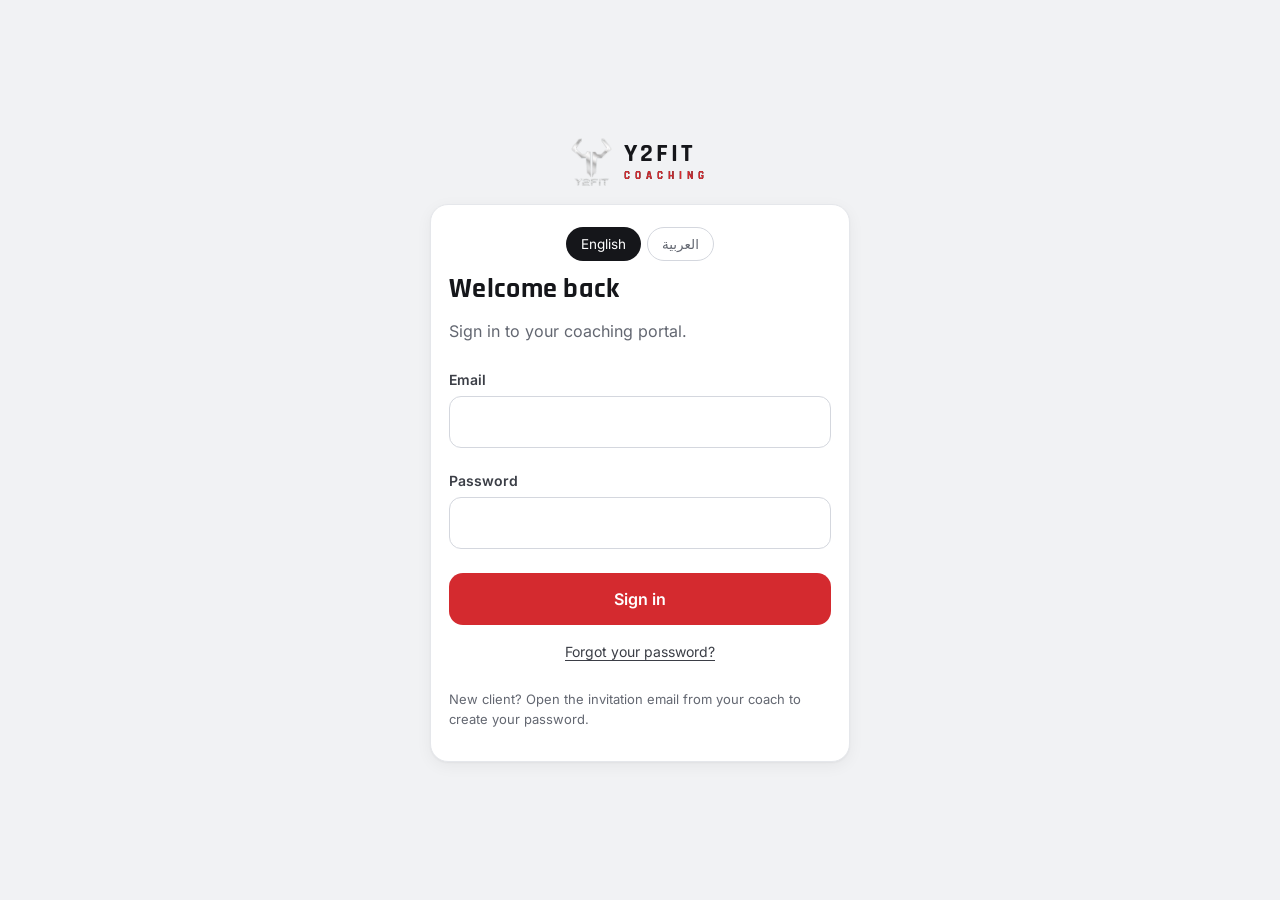
<file: index.html>
<!doctype html>
<html lang="en">
  <head>
    <meta charset="utf-8" />
    <meta name="viewport" content="width=device-width, initial-scale=1, viewport-fit=cover" />
    <meta name="robots" content="noindex, nofollow" />
    <meta name="referrer" content="no-referrer" />
    <meta
      http-equiv="Content-Security-Policy"
      content="default-src 'self'; script-src 'self' 'sha256-jDDRGex/MrT0CccQMWyHxSBkiZv4CRub4TukaxVb5jg='; style-src 'self' 'unsafe-inline'; img-src 'self' data: blob:; font-src 'self'; connect-src 'self' https://rhuncukkrwwhmzfdraai.supabase.co; frame-src 'self' https://www.youtube-nocookie.com; media-src 'self' blob:; worker-src 'self'; manifest-src 'self'; object-src 'none'; base-uri 'none'; form-action 'none'"
    />
    <meta name="theme-color" content="#090909" />
    <meta name="apple-mobile-web-app-capable" content="yes" />
    <meta name="apple-mobile-web-app-status-bar-style" content="black-translucent" />
    <meta name="apple-mobile-web-app-title" content="Y2Fit" />
    <link rel="manifest" href="./manifest.webmanifest" />
    <link rel="icon" href="./icon-192.png" />
    <link rel="apple-touch-icon" href="./icon-180.png" />
    <title>Y2Fit Coaching</title>
    <script type="module" crossorigin src="./assets/main-Dpi50Rs8.js"></script>
    <link rel="modulepreload" crossorigin href="./assets/theme-BRdfxcS6.js">
    <link rel="stylesheet" crossorigin href="./assets/theme-DQg9ICDK.css">
    <link rel="stylesheet" crossorigin href="./assets/main-LbW_VSlT.css">
  </head>
  <body>
    <div id="root"></div>
  </body>
</html>
</file>
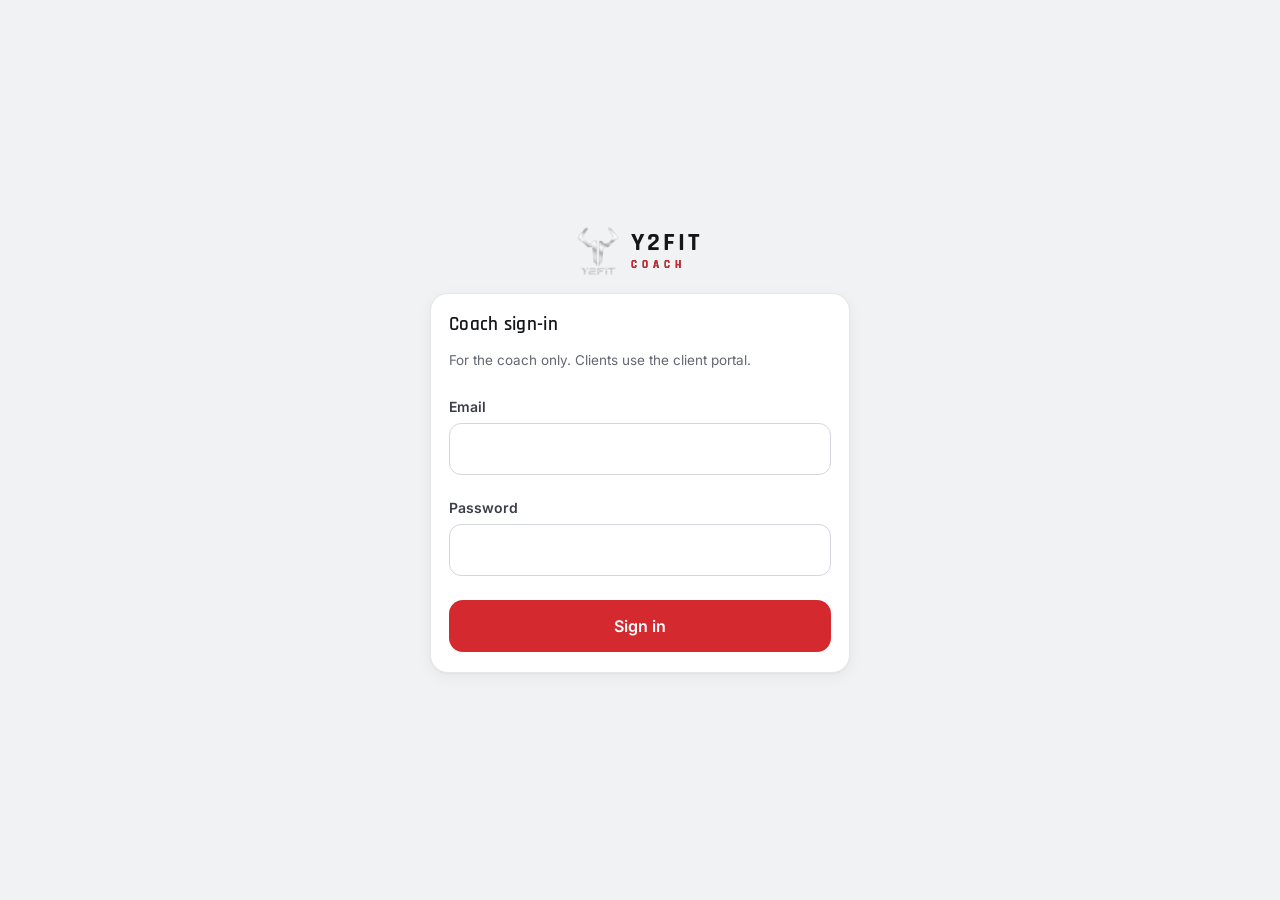
<file: coach/index.html>
<!doctype html>
<html lang="en">
  <head>
    <meta charset="utf-8" />
    <meta name="viewport" content="width=device-width, initial-scale=1, viewport-fit=cover" />
    <meta name="robots" content="noindex, nofollow" />
    <meta name="referrer" content="no-referrer" />
    <meta
      http-equiv="Content-Security-Policy"
      content="default-src 'self'; script-src 'self'; style-src 'self' 'unsafe-inline'; img-src 'self' data: blob:; font-src 'self'; connect-src 'self' https://rhuncukkrwwhmzfdraai.supabase.co; frame-src 'none'; worker-src 'self'; manifest-src 'self'; object-src 'none'; base-uri 'none'; form-action 'none'"
    />
    <meta name="theme-color" content="#090909" />
    <meta name="apple-mobile-web-app-capable" content="yes" />
    <meta name="apple-mobile-web-app-status-bar-style" content="black-translucent" />
    <meta name="apple-mobile-web-app-title" content="Y2Fit Coach" />
    <link rel="manifest" href="./manifest.webmanifest" />
    <link rel="icon" href="../icon-192.png" />
    <link rel="apple-touch-icon" href="../icon-180.png" />
    <title>Y2Fit Coach</title>
    <script type="module" crossorigin src="../assets/coach-BBfSuIxV.js"></script>
    <link rel="modulepreload" crossorigin href="../assets/theme-BRdfxcS6.js">
    <link rel="stylesheet" crossorigin href="../assets/theme-DQg9ICDK.css">
    <link rel="stylesheet" crossorigin href="../assets/coach-DcCMhWA-.css">
  </head>
  <body>
    <div id="root"></div>
  </body>
</html>
</file>
<file: assets/theme-DQg9ICDK.css>
@font-face{font-family:Inter;font-style:normal;font-display:swap;font-weight:400;src:url(./inter-cyrillic-ext-400-normal-BQZuk6qB.woff2) format("woff2"),url(./inter-cyrillic-ext-400-normal-DQukG94-.woff) format("woff");unicode-range:U+0460-052F,U+1C80-1C8A,U+20B4,U+2DE0-2DFF,U+A640-A69F,U+FE2E-FE2F}@font-face{font-family:Inter;font-style:normal;font-display:swap;font-weight:400;src:url(./inter-cyrillic-400-normal-obahsSVq.woff2) format("woff2"),url(./inter-cyrillic-400-normal-HOLc17fK.woff) format("woff");unicode-range:U+0301,U+0400-045F,U+0490-0491,U+04B0-04B1,U+2116}@font-face{font-family:Inter;font-style:normal;font-display:swap;font-weight:400;src:url(./inter-greek-ext-400-normal-DGGRlc-M.woff2) format("woff2"),url(./inter-greek-ext-400-normal-KugGGMne.woff) format("woff");unicode-range:U+1F00-1FFF}@font-face{font-family:Inter;font-style:normal;font-display:swap;font-weight:400;src:url(./inter-greek-400-normal-B4URO6DV.woff2) format("woff2"),url(./inter-greek-400-normal-q2sYcFCs.woff) format("woff");unicode-range:U+0370-0377,U+037A-037F,U+0384-038A,U+038C,U+038E-03A1,U+03A3-03FF}@font-face{font-family:Inter;font-style:normal;font-display:swap;font-weight:400;src:url(./inter-vietnamese-400-normal-DMkecbls.woff2) format("woff2"),url(./inter-vietnamese-400-normal-Bbgyi5SW.woff) format("woff");unicode-range:U+0102-0103,U+0110-0111,U+0128-0129,U+0168-0169,U+01A0-01A1,U+01AF-01B0,U+0300-0301,U+0303-0304,U+0308-0309,U+0323,U+0329,U+1EA0-1EF9,U+20AB}@font-face{font-family:Inter;font-style:normal;font-display:swap;font-weight:400;src:url(./inter-latin-ext-400-normal-C1nco2VV.woff2) format("woff2"),url(./inter-latin-ext-400-normal-77YHD8bZ.woff) format("woff");unicode-range:U+0100-02BA,U+02BD-02C5,U+02C7-02CC,U+02CE-02D7,U+02DD-02FF,U+0304,U+0308,U+0329,U+1D00-1DBF,U+1E00-1E9F,U+1EF2-1EFF,U+2020,U+20A0-20AB,U+20AD-20C0,U+2113,U+2C60-2C7F,U+A720-A7FF}@font-face{font-family:Inter;font-style:normal;font-display:swap;font-weight:400;src:url(./inter-latin-400-normal-C38fXH4l.woff2) format("woff2"),url(./inter-latin-400-normal-CyCys3Eg.woff) format("woff");unicode-range:U+0000-00FF,U+0131,U+0152-0153,U+02BB-02BC,U+02C6,U+02DA,U+02DC,U+0304,U+0308,U+0329,U+2000-206F,U+20AC,U+2122,U+2191,U+2193,U+2212,U+2215,U+FEFF,U+FFFD}@font-face{font-family:Inter;font-style:normal;font-display:swap;font-weight:500;src:url(./inter-cyrillic-ext-500-normal-B0yAr1jD.woff2) format("woff2"),url(./inter-cyrillic-ext-500-normal-BmqWE9Dz.woff) format("woff");unicode-range:U+0460-052F,U+1C80-1C8A,U+20B4,U+2DE0-2DFF,U+A640-A69F,U+FE2E-FE2F}@font-face{font-family:Inter;font-style:normal;font-display:swap;font-weight:500;src:url(./inter-cyrillic-500-normal-BasfLYem.woff2) format("woff2"),url(./inter-cyrillic-500-normal-CxZf_p3X.woff) format("woff");unicode-range:U+0301,U+0400-045F,U+0490-0491,U+04B0-04B1,U+2116}@font-face{font-family:Inter;font-style:normal;font-display:swap;font-weight:500;src:url(./inter-greek-ext-500-normal-C4iEst2y.woff2) format("woff2"),url(./inter-greek-ext-500-normal-2j5mBUwD.woff) format("woff");unicode-range:U+1F00-1FFF}@font-face{font-family:Inter;font-style:normal;font-display:swap;font-weight:500;src:url(./inter-greek-500-normal-BIZE56-Y.woff2) format("woff2"),url(./inter-greek-500-normal-Xzm54t5V.woff) format("woff");unicode-range:U+0370-0377,U+037A-037F,U+0384-038A,U+038C,U+038E-03A1,U+03A3-03FF}@font-face{font-family:Inter;font-style:normal;font-display:swap;font-weight:500;src:url(./inter-vietnamese-500-normal-DOriooB6.woff2) format("woff2"),url(./inter-vietnamese-500-normal-mJboJaSs.woff) format("woff");unicode-range:U+0102-0103,U+0110-0111,U+0128-0129,U+0168-0169,U+01A0-01A1,U+01AF-01B0,U+0300-0301,U+0303-0304,U+0308-0309,U+0323,U+0329,U+1EA0-1EF9,U+20AB}@font-face{font-family:Inter;font-style:normal;font-display:swap;font-weight:500;src:url(./inter-latin-ext-500-normal-CV4jyFjo.woff2) format("woff2"),url(./inter-latin-ext-500-normal-BxGbmqWO.woff) format("woff");unicode-range:U+0100-02BA,U+02BD-02C5,U+02C7-02CC,U+02CE-02D7,U+02DD-02FF,U+0304,U+0308,U+0329,U+1D00-1DBF,U+1E00-1E9F,U+1EF2-1EFF,U+2020,U+20A0-20AB,U+20AD-20C0,U+2113,U+2C60-2C7F,U+A720-A7FF}@font-face{font-family:Inter;font-style:normal;font-display:swap;font-weight:500;src:url(./inter-latin-500-normal-Cerq10X2.woff2) format("woff2"),url(./inter-latin-500-normal-BL9OpVg8.woff) format("woff");unicode-range:U+0000-00FF,U+0131,U+0152-0153,U+02BB-02BC,U+02C6,U+02DA,U+02DC,U+0304,U+0308,U+0329,U+2000-206F,U+20AC,U+2122,U+2191,U+2193,U+2212,U+2215,U+FEFF,U+FFFD}@font-face{font-family:Inter;font-style:normal;font-display:swap;font-weight:600;src:url(./inter-cyrillic-ext-600-normal-Dfes3d0z.woff2) format("woff2"),url(./inter-cyrillic-ext-600-normal-Bcila6Z-.woff) format("woff");unicode-range:U+0460-052F,U+1C80-1C8A,U+20B4,U+2DE0-2DFF,U+A640-A69F,U+FE2E-FE2F}@font-face{font-family:Inter;font-style:normal;font-display:swap;font-weight:600;src:url(./inter-cyrillic-600-normal-CWCymEST.woff2) format("woff2"),url(./inter-cyrillic-600-normal-4D_pXhcN.woff) format("woff");unicode-range:U+0301,U+0400-045F,U+0490-0491,U+04B0-04B1,U+2116}@font-face{font-family:Inter;font-style:normal;font-display:swap;font-weight:600;src:url(./inter-greek-ext-600-normal-DRtmH8MT.woff2) format("woff2"),url(./inter-greek-ext-600-normal-B8X0CLgF.woff) format("woff");unicode-range:U+1F00-1FFF}@font-face{font-family:Inter;font-style:normal;font-display:swap;font-weight:600;src:url(./inter-greek-600-normal-plRanbMR.woff2) format("woff2"),url(./inter-greek-600-normal-BZpKdvQh.woff) format("woff");unicode-range:U+0370-0377,U+037A-037F,U+0384-038A,U+038C,U+038E-03A1,U+03A3-03FF}@font-face{font-family:Inter;font-style:normal;font-display:swap;font-weight:600;src:url(./inter-vietnamese-600-normal-Cc8MFFhd.woff2) format("woff2"),url(./inter-vietnamese-600-normal-BuLX-rYi.woff) format("woff");unicode-range:U+0102-0103,U+0110-0111,U+0128-0129,U+0168-0169,U+01A0-01A1,U+01AF-01B0,U+0300-0301,U+0303-0304,U+0308-0309,U+0323,U+0329,U+1EA0-1EF9,U+20AB}@font-face{font-family:Inter;font-style:normal;font-display:swap;font-weight:600;src:url(./inter-latin-ext-600-normal-D2bJ5OIk.woff2) format("woff2"),url(./inter-latin-ext-600-normal-CIVaiw4L.woff) format("woff");unicode-range:U+0100-02BA,U+02BD-02C5,U+02C7-02CC,U+02CE-02D7,U+02DD-02FF,U+0304,U+0308,U+0329,U+1D00-1DBF,U+1E00-1E9F,U+1EF2-1EFF,U+2020,U+20A0-20AB,U+20AD-20C0,U+2113,U+2C60-2C7F,U+A720-A7FF}@font-face{font-family:Inter;font-style:normal;font-display:swap;font-weight:600;src:url(./inter-latin-600-normal-LgqL8muc.woff2) format("woff2"),url(./inter-latin-600-normal-CiBQ2DWP.woff) format("woff");unicode-range:U+0000-00FF,U+0131,U+0152-0153,U+02BB-02BC,U+02C6,U+02DA,U+02DC,U+0304,U+0308,U+0329,U+2000-206F,U+20AC,U+2122,U+2191,U+2193,U+2212,U+2215,U+FEFF,U+FFFD}@font-face{font-family:Rajdhani;font-style:normal;font-display:swap;font-weight:600;src:url(./rajdhani-devanagari-600-normal-DhS7ScYx.woff2) format("woff2"),url(./rajdhani-devanagari-600-normal-BtY48IV_.woff) format("woff");unicode-range:U+0900-097F,U+1CD0-1CF9,U+200C-200D,U+20A8,U+20B9,U+20F0,U+25CC,U+A830-A839,U+A8E0-A8FF,U+11B00-11B09}@font-face{font-family:Rajdhani;font-style:normal;font-display:swap;font-weight:600;src:url(./rajdhani-latin-ext-600-normal-C9ZjJQAt.woff2) format("woff2"),url(./rajdhani-latin-ext-600-normal-BleIgkPp.woff) format("woff");unicode-range:U+0100-02BA,U+02BD-02C5,U+02C7-02CC,U+02CE-02D7,U+02DD-02FF,U+0304,U+0308,U+0329,U+1D00-1DBF,U+1E00-1E9F,U+1EF2-1EFF,U+2020,U+20A0-20AB,U+20AD-20C0,U+2113,U+2C60-2C7F,U+A720-A7FF}@font-face{font-family:Rajdhani;font-style:normal;font-display:swap;font-weight:600;src:url(./rajdhani-latin-600-normal-CXCVEoA9.woff2) format("woff2"),url(./rajdhani-latin-600-normal-Dx02qI2_.woff) format("woff");unicode-range:U+0000-00FF,U+0131,U+0152-0153,U+02BB-02BC,U+02C6,U+02DA,U+02DC,U+0304,U+0308,U+0329,U+2000-206F,U+20AC,U+2122,U+2191,U+2193,U+2212,U+2215,U+FEFF,U+FFFD}@font-face{font-family:Rajdhani;font-style:normal;font-display:swap;font-weight:700;src:url(./rajdhani-devanagari-700-normal-BQQOj9BB.woff2) format("woff2"),url(./rajdhani-devanagari-700-normal-DBRwWuxA.woff) format("woff");unicode-range:U+0900-097F,U+1CD0-1CF9,U+200C-200D,U+20A8,U+20B9,U+20F0,U+25CC,U+A830-A839,U+A8E0-A8FF,U+11B00-11B09}@font-face{font-family:Rajdhani;font-style:normal;font-display:swap;font-weight:700;src:url(./rajdhani-latin-ext-700-normal-S6aYESQK.woff2) format("woff2"),url(./rajdhani-latin-ext-700-normal-BPaQ7tlD.woff) format("woff");unicode-range:U+0100-02BA,U+02BD-02C5,U+02C7-02CC,U+02CE-02D7,U+02DD-02FF,U+0304,U+0308,U+0329,U+1D00-1DBF,U+1E00-1E9F,U+1EF2-1EFF,U+2020,U+20A0-20AB,U+20AD-20C0,U+2113,U+2C60-2C7F,U+A720-A7FF}@font-face{font-family:Rajdhani;font-style:normal;font-display:swap;font-weight:700;src:url(./rajdhani-latin-700-normal-BPDUZo87.woff2) format("woff2"),url(./rajdhani-latin-700-normal-e0Uj8ZlN.woff) format("woff");unicode-range:U+0000-00FF,U+0131,U+0152-0153,U+02BB-02BC,U+02C6,U+02DA,U+02DC,U+0304,U+0308,U+0329,U+2000-206F,U+20AC,U+2122,U+2191,U+2193,U+2212,U+2215,U+FEFF,U+FFFD}:root,:root[data-theme=light]{--bg: #f1f2f4;--card: #ffffff;--raised: #f5f6f8;--field: #ffffff;--line: #e5e7eb;--line-strong: #d4d7de;--text: #15161a;--text-2: #636771;--silver: #3b3e46;--ink-bg: #15161a;--ink-fg: #ffffff;--chrome: #15161a;--red: #d42a2f;--red-strong: #b81f24;--red-soft: rgba(212, 42, 47, .08);--red-line: rgba(212, 42, 47, .3);--on-red: #ffffff;--good: #11835a;--good-soft: rgba(17, 131, 90, .1);--good-line: rgba(17, 131, 90, .35);--danger: #c42b2b;--danger-soft: rgba(196, 43, 43, .08);--danger-line: rgba(196, 43, 43, .32);--info: #2c5fae;--info-soft: rgba(44, 95, 174, .08);--info-line: rgba(44, 95, 174, .3);--warn: #9a6400;--warn-soft: rgba(196, 135, 0, .12);--bar: rgba(255, 255, 255, .94);--top: rgba(241, 242, 244, .9);--shadow: 0 1px 2px rgba(17, 20, 28, .04), 0 4px 16px rgba(17, 20, 28, .05);--shadow-pop: 0 10px 34px rgba(17, 20, 28, .16);--ring-track: #eceef2;--radius: 18px;--radius-sm: 12px;--font: "Inter", system-ui, -apple-system, "Segoe UI", sans-serif;--display: "Rajdhani", "Inter", system-ui, sans-serif;color-scheme:light}:root[data-theme=dark]{--bg: #0c0d10;--card: #16171b;--raised: #1f2025;--field: #111216;--line: rgba(255, 255, 255, .07);--line-strong: rgba(255, 255, 255, .14);--text: #eeeff2;--text-2: #9a9ea8;--silver: #c9cbd1;--ink-bg: #eeeff2;--ink-fg: #111216;--chrome: #eeeff2;--red: #ec4247;--red-strong: #f25a5e;--red-soft: rgba(236, 66, 71, .14);--red-line: rgba(236, 66, 71, .42);--on-red: #ffffff;--good: #5ccf96;--good-soft: rgba(92, 207, 150, .13);--good-line: rgba(92, 207, 150, .4);--danger: #f38a8a;--danger-soft: rgba(243, 138, 138, .12);--danger-line: rgba(243, 138, 138, .4);--info: #a9c6f0;--info-soft: rgba(169, 198, 240, .11);--info-line: rgba(169, 198, 240, .32);--warn: #f0c060;--warn-soft: rgba(240, 192, 96, .13);--bar: rgba(18, 19, 23, .96);--top: rgba(12, 13, 16, .9);--shadow: none;--shadow-pop: 0 10px 34px rgba(0, 0, 0, .55);--ring-track: #24262c;color-scheme:dark}*{box-sizing:border-box}html,body{margin:0;background:var(--bg);color:var(--text);font:16px/1.5 var(--font);-webkit-text-size-adjust:100%}body{min-height:100dvh}h1,h2{font-family:var(--display);letter-spacing:.3px;margin:0 0 8px;line-height:1.15}h1{font-size:26px;font-weight:700}h2{font-size:20px;font-weight:600}p{margin:0 0 12px}.fine{color:var(--text-2);font-size:13px;margin-top:12px}.centered{min-height:100dvh;display:flex;flex-direction:column;align-items:center;justify-content:center;padding:24px 16px calc(24px + env(safe-area-inset-bottom));gap:18px}.brand{display:flex;align-items:center;gap:12px}.brand img{height:48px}.brand .word{font-family:var(--display);font-weight:700;font-size:26px;letter-spacing:3px;background:var(--chrome);-webkit-background-clip:text;background-clip:text;color:transparent;line-height:1}.brand .word span{display:block;font-size:11px;letter-spacing:5px;color:var(--red);-webkit-text-fill-color:var(--red);margin-top:4px}.card{background:var(--card);border:1px solid var(--line);border-radius:var(--radius);padding:20px 18px;width:100%}.card+.card{margin-top:14px}.auth,.welcome{max-width:420px;display:flex;flex-direction:column;gap:6px}.welcome p{font-size:17px}.field{display:flex;flex-direction:column;gap:6px;font-size:14px;font-weight:600;color:var(--silver);margin:8px 0}.field input{font:inherit;font-weight:400;font-size:16px;color:var(--text);background:var(--field);border:1px solid var(--line-strong);border-radius:12px;padding:13px 14px}.field input:focus{outline:2px solid var(--silver);outline-offset:1px}.btn{display:inline-flex;align-items:center;justify-content:center;gap:8px;font:inherit;font-weight:600;color:var(--text);background:var(--raised);border:1px solid var(--line-strong);border-radius:12px;padding:13px 18px;cursor:pointer;text-decoration:none;min-height:48px}.btn.primary{background:var(--red);color:var(--on-red);border-color:transparent}.btn.primary:active{background:var(--red-strong)}.btn.ink{background:var(--ink-bg);color:var(--ink-fg);border-color:transparent}.btn.danger{color:var(--danger)}.btn.block{width:100%;margin-top:10px}.btn:disabled{opacity:.6;cursor:default}.link{background:none;border:0;color:var(--silver);font:inherit;font-size:14px;padding:10px;cursor:pointer;text-decoration:underline;text-underline-offset:3px}.row{display:flex;gap:10px;flex-wrap:wrap}.alert{border-radius:12px;padding:11px 13px;background:var(--danger-soft);color:var(--danger);font-size:14px;margin:6px 0}.checks{list-style:none;padding:0;margin:4px 0 6px}.checks li{padding:6px 0 6px 28px;position:relative;color:var(--silver)}.checks li:before{content:"✓";position:absolute;left:4px;color:var(--red);font-weight:700}.spinner{width:34px;height:34px;border-radius:50%;border:3px solid var(--line-strong);border-top-color:var(--red);animation:spin .8s linear infinite}@keyframes spin{to{transform:rotate(360deg)}}.shell{min-height:100dvh;display:flex;flex-direction:column}.top{position:sticky;top:0;z-index:5;display:flex;align-items:center;gap:12px;padding:calc(10px + env(safe-area-inset-top)) 16px 10px;background:var(--top);-webkit-backdrop-filter:blur(10px);backdrop-filter:blur(10px);border-bottom:1px solid var(--line)}.top .logo{height:34px}.top .who{flex:1;min-width:0}.top .hello{font-family:var(--display);font-weight:700;font-size:20px;line-height:1.1}.top .stage{font-size:12px;color:var(--text-2)}.icon{width:44px;height:44px;border-radius:12px;border:1px solid var(--line-strong);background:var(--raised);color:var(--text);font-size:18px;cursor:pointer}.icon.on{border-color:var(--red)}.content{flex:1;width:100%;max-width:720px;margin:0 auto;padding:16px 16px calc(96px + env(safe-area-inset-bottom))}.tabs{position:fixed;left:0;right:0;bottom:0;z-index:5;display:grid;grid-template-columns:repeat(6,1fr);background:var(--bar);border-top:1px solid var(--line);padding-bottom:env(safe-area-inset-bottom)}.tabs button{position:relative;display:flex;flex-direction:column;align-items:center;gap:2px;padding:10px 2px 9px;background:none;border:0;color:var(--text-2);font:inherit;font-size:11px;cursor:pointer;min-height:58px}.tabs button .ic{font-size:19px;line-height:1}.tabs button.on{color:var(--text)}.tabs button.on:before{content:"";position:absolute;top:0;left:28%;right:28%;height:3px;border-radius:0 0 3px 3px;background:var(--red)}.tabs .dot{position:absolute;top:6px;right:calc(50% - 22px);min-width:18px;height:18px;border-radius:9px;background:var(--red);color:#fff;font-size:11px;font-weight:700;display:flex;align-items:center;justify-content:center;padding:0 5px}.tabs .lock{position:absolute;top:5px;right:calc(50% - 20px);font-size:10px}.hero h1{font-size:28px}.steps{list-style:none;padding:0;margin:16px 0 6px}.steps li{display:flex;align-items:center;gap:12px;padding:10px 0;color:var(--text-2);border-top:1px solid var(--line)}.steps li:first-child{border-top:0}.steps .bullet{width:26px;height:26px;flex:none;border-radius:50%;border:2px solid var(--line-strong);display:flex;align-items:center;justify-content:center;font-size:13px;font-weight:700}.steps li.done{color:var(--text)}.steps li.done .bullet{background:var(--red);border-color:var(--red);color:#fff}.steps li.current{color:var(--text)}.steps li.current .bullet{border-color:var(--red);box-shadow:0 0 0 4px var(--red-soft)}.steps .when{margin-left:auto;font-size:13px;color:var(--text-2)}.notes{list-style:none;padding:0;margin:6px 0 0}.notes li{padding:12px 0 12px 14px;border-top:1px solid var(--line);position:relative}.notes li:first-child{border-top:0}.notes li.new:before{content:"";position:absolute;left:0;top:18px;width:7px;height:7px;border-radius:50%;background:var(--red)}.notes .t{font-weight:600}.notes .b{color:var(--silver);font-size:14px}.notes .d{color:var(--text-2);font-size:12px;margin-top:2px}.locked{text-align:center;padding:22px 6px 8px}.locked .big{font-size:40px;margin-bottom:6px}.kv{display:grid;grid-template-columns:auto 1fr;gap:8px 16px;margin:8px 0 0}.kv dt{color:var(--text-2)}.kv dd{margin:0;word-break:break-word}.qwrap{height:100dvh;display:flex;flex-direction:column}.qbar{display:flex;align-items:center;justify-content:space-between;gap:10px;padding:calc(4px + env(safe-area-inset-top)) 8px 4px;border-bottom:1px solid var(--line);font-size:13px;color:var(--text-2)}.qframe{flex:1;width:100%;border:0;background:var(--bg)}@media(min-width:760px){.tabs{left:50%;right:auto;width:720px;transform:translate(-50%);border:1px solid var(--line);border-bottom:0;border-radius:16px 16px 0 0}}.plan-head{margin-bottom:12px}.plan-meta{display:flex;flex-direction:column;gap:2px;margin-bottom:10px}.plan-note{background:var(--red-soft);border-left:4px solid var(--red);border-radius:8px;padding:8px 12px;margin:0 0 10px;white-space:pre-wrap}.plan-frame{display:block;width:100%;min-height:60vh;border:0;border-radius:16px;background:#fff;overflow:hidden}.quick{display:flex;flex-direction:column;gap:8px;margin:4px 0 10px}.next-ci{display:flex;flex-direction:column;align-items:flex-start;gap:2px;text-align:left;font:inherit;color:var(--text);cursor:pointer;border-left:5px solid var(--line-strong)}button.next-ci{margin-top:14px}.next-ci.inline{cursor:default;background:var(--raised);border-radius:12px;padding:12px 14px;margin:6px 0 12px;border:1px solid var(--line);border-left:5px solid var(--line-strong)}.next-ci.due,.next-ci.late{border-left-color:var(--red)}.next-ci.soon{border-left-color:var(--warn)}.ck-l{font-size:11px;letter-spacing:.2em;text-transform:uppercase;color:var(--red);font-weight:700}.ck-d{font-family:var(--display);font-size:22px;font-weight:700;line-height:1.15}.ck-s{font-size:14px;color:var(--text-2)}.next-ci.late .ck-s,.next-ci.due .ck-s{color:var(--text);font-weight:600}.small{font-size:13.5px}.ok-line{color:var(--good);font-weight:600;margin:4px 0 0}.ci-list{list-style:none;padding:0;margin:0}.ci-list li{padding:12px 0;border-top:1px solid var(--line)}.ci-list li:first-child{border-top:0;padding-top:4px}.ci-top{display:flex;flex-wrap:wrap;align-items:center;gap:6px 12px}.pill{font-size:12px;padding:2px 9px;border-radius:99px;background:var(--raised);color:var(--text-2);border:1px solid var(--line)}.pill.good{color:var(--good);border-color:var(--good-line)}.fb{margin:8px 0 0;background:var(--raised);border-radius:10px;padding:9px 12px;white-space:pre-wrap}.stats{display:grid;grid-template-columns:repeat(3,minmax(0,1fr));gap:8px;margin:6px 0 12px}.stats>div{background:var(--raised);border:1px solid var(--line);border-radius:12px;padding:9px 10px;display:flex;flex-direction:column}.stats .kl{font-size:10.5px;letter-spacing:.12em;text-transform:uppercase;color:var(--text-2);font-weight:600}.stats b{font-family:var(--display);font-size:21px;line-height:1.2}.stats .ks{font-size:12px;color:var(--text-2)}.wchart{width:100%;height:auto;display:block}.wchart .grid{stroke:var(--line-strong);stroke-width:1}.wchart .axis{fill:var(--text-2);font-size:10px;font-family:var(--font)}.wchart .line{fill:none;stroke:var(--red);stroke-width:2.5;stroke-linejoin:round;stroke-linecap:round}.wchart .dot{fill:var(--card);stroke:var(--red);stroke-width:2}.meas{width:100%;border-collapse:collapse;font-size:14.5px}.meas th{text-align:left;font-size:11px;letter-spacing:.1em;text-transform:uppercase;color:var(--text-2);font-weight:600;padding:0 4px 6px}.meas td{padding:8px 4px;border-top:1px solid var(--line)}.meas td:first-child{color:var(--text-2)}.meas td.down,.meas td.up{color:var(--text);font-weight:600}.chat{display:flex;flex-direction:column;min-height:calc(100dvh - 190px)}.chat-body{flex:1;display:flex;flex-direction:column;gap:8px;padding:6px 0 10px}.msg{max-width:82%;padding:9px 12px 6px;border-radius:16px;white-space:pre-wrap;overflow-wrap:anywhere}.msg.them{align-self:flex-start;background:var(--raised);border-bottom-left-radius:5px}.msg.me{align-self:flex-end;background:var(--red);color:var(--on-red);border-bottom-right-radius:5px}.msg.failed{outline:2px solid var(--red)}.msg-meta{font-size:11.5px;opacity:.7;margin-top:3px}.msg.me .msg-meta{text-align:right}.msg-meta .link{font-size:inherit;padding:0;color:inherit;text-decoration:underline}.chat-compose{position:sticky;bottom:calc(66px + env(safe-area-inset-bottom));display:flex;gap:8px;align-items:flex-end;background:var(--card);padding-top:8px}.chat-compose textarea{flex:1;resize:none;background:var(--raised);color:var(--text);border:1px solid var(--line-strong);border-radius:14px;padding:10px 12px;font:inherit;font-size:16px}.preview-bar{position:sticky;top:0;z-index:9;background:var(--warn);color:#1b1300;font-weight:700;text-align:center;padding:7px 10px;font-size:14px}.log-card .row-btn{display:flex;align-items:center;gap:10px;width:100%;background:none;border:0;color:var(--text);font:inherit;padding:0;text-align:left;cursor:pointer}.log-card .row-btn span:not(.pill){flex:1;color:var(--text-2)}.qbar.inline{position:static;padding:0 0 6px;background:none;border:0}.field select,.field textarea{font:inherit;font-weight:400;font-size:16px;color:var(--text);background:var(--field);border:1px solid var(--line-strong);border-radius:12px;padding:12px 14px}.ex-card{padding:16px 14px}.ex-h{display:flex;gap:10px;align-items:flex-start;margin-bottom:8px}.ex-n{flex:none;width:26px;height:26px;border-radius:50%;background:var(--raised);display:grid;place-items:center;font-weight:700;font-size:13px}.sets{display:flex;flex-direction:column;gap:6px}.set{display:grid;grid-template-columns:34px 1fr 1fr 48px;gap:8px;align-items:center}.set.head{font-size:11px;letter-spacing:.1em;text-transform:uppercase;color:var(--text-2);font-weight:600}.set>span:first-child{text-align:center;color:var(--text-2);font-weight:600}.set input{min-width:0;font:inherit;font-size:16px;color:var(--text);background:var(--field);border:1px solid var(--line-strong);border-radius:10px;padding:10px;text-align:center}.set.done input{border-color:var(--good-line)}.tick{height:42px;border-radius:10px;border:1px solid var(--line-strong);background:var(--field);color:var(--text-2);font-size:18px;cursor:pointer}.tick.on{background:var(--good-soft);color:var(--good);border-color:var(--good-line)}.link.small{font-size:13.5px;padding:6px 0;align-self:flex-start}.day-chips{display:flex;gap:6px;overflow-x:auto;padding-bottom:6px;margin:4px 0 10px;scrollbar-width:none}.chip{flex:none;border:1px solid var(--line-strong);background:none;color:var(--text-2);border-radius:99px;padding:7px 12px;font:inherit;font-size:13.5px;cursor:pointer}.chip.has{color:var(--text)}.chip.has:after{content:" •";color:var(--good)}.chip.on{background:var(--ink-bg);color:var(--ink-fg);border-color:transparent}.meal-ticks{list-style:none;padding:0;margin:0 0 10px;display:flex;flex-direction:column;gap:10px}.meal-ticks li{border:1px solid var(--line);border-radius:12px;padding:10px 12px}.mt-name{display:flex;flex-direction:column;margin-bottom:8px}.mt-choices{display:grid;grid-template-columns:repeat(4,minmax(0,1fr));gap:6px}.mt-c{border:1px solid var(--line-strong);background:var(--field);color:var(--text-2);border-radius:10px;padding:8px 2px;font:inherit;font-size:12.5px;cursor:pointer}.mt-c.on.as_planned{background:var(--good-soft);color:var(--good);border-color:var(--good-line)}.mt-c.on.swapped{background:var(--info-soft);color:var(--info);border-color:var(--info-line)}.mt-c.on.off_plan{background:var(--danger-soft);color:var(--danger);border-color:var(--danger-line)}.mt-c.on.skipped{background:var(--raised);color:var(--text)}.track-grid{display:grid;grid-template-columns:1fr;gap:0}@media(min-width:520px){.track-grid{grid-template-columns:repeat(3,1fr);gap:10px}}.lang-sw{display:inline-flex;gap:6px;align-self:center;margin:2px 0 6px}.lang-sw .chip{padding:6px 14px}.lang-btn{flex:none;font-family:"Cairo",var(--font);font-size:15px;font-weight:700;line-height:1}.qbar .lang-btn{width:38px;height:38px}.ex-en{font-size:12.5px;color:var(--text-2);direction:ltr;unicode-bidi:isolate}[dir=rtl]{--font: "Cairo", "Inter", system-ui, -apple-system, "Segoe UI", sans-serif;--display: "Cairo", "Rajdhani", "Inter", system-ui, sans-serif}[dir=rtl] body{line-height:1.65}[dir=rtl] h1,[dir=rtl] h2,[dir=rtl] .brand .word,[dir=rtl] .ck-l,[dir=rtl] .stats .kl,[dir=rtl] .meas th,[dir=rtl] .set.head{letter-spacing:0;text-transform:none}[dir=rtl] .brand .word{letter-spacing:3px}[dir=rtl] .checks li{padding:6px 28px 6px 0}[dir=rtl] .checks li:before{left:auto;right:4px}[dir=rtl] .steps .when{margin-left:0;margin-right:auto}[dir=rtl] .notes li{padding:12px 14px 12px 0}[dir=rtl] .notes li.new:before{left:auto;right:0}[dir=rtl] .plan-note{border-left:0;border-right:4px solid var(--red)}[dir=rtl] .next-ci{text-align:right;border-left:1px solid var(--line);border-right:5px solid var(--line-strong)}[dir=rtl] .next-ci.due,[dir=rtl] .next-ci.late{border-right-color:var(--red)}[dir=rtl] .next-ci.soon{border-right-color:var(--warn)}[dir=rtl] .tabs .dot{right:auto;left:calc(50% - 22px)}[dir=rtl] .tabs .lock{right:auto;left:calc(50% - 20px)}[dir=rtl] .msg.them{border-bottom-left-radius:16px;border-bottom-right-radius:5px}[dir=rtl] .msg.me{border-bottom-right-radius:16px;border-bottom-left-radius:5px}[dir=rtl] .msg.me .msg-meta{text-align:left}[dir=rtl] .meas th,[dir=rtl] .log-card .row-btn{text-align:right}[dir=rtl] .wchart,[dir=rtl] .set input,[dir=rtl] input[type=number],[dir=rtl] input[type=email],[dir=rtl] input[type=password]{direction:ltr}[dir=rtl] .set input{text-align:center}[dir=rtl] input[type=email],[dir=rtl] input[type=password]{text-align:right}.tabs.seven{grid-template-columns:repeat(7,1fr)}.tabs.seven button{font-size:10px;padding-inline:0}.cb-head{padding-bottom:12px}.cb-subs{display:flex;gap:8px;overflow-x:auto;padding-bottom:4px;margin:6px -4px 0;scrollbar-width:none}.cb-subs button{flex:none;font:inherit;font-size:14px;font-weight:600;color:var(--text-2);background:var(--raised);border:1px solid var(--line-strong);border-radius:999px;padding:8px 14px;cursor:pointer}.cb-subs button.on{color:var(--ink-fg);background:var(--ink-bg);border-color:transparent}.cb{margin-top:14px}.cb>.card+.card,.cb>section+section{margin-top:14px}.cb-hint{font-size:13px;margin:0 4px 10px}.cb-note{border-inline-start:4px solid var(--red)}.cb-note p{margin:4px 0 0}.cb-meal-h{display:flex;justify-content:space-between;align-items:baseline;gap:10px}.cb-opts{display:flex;gap:6px;flex-wrap:wrap;margin:6px 0 4px}.cb-opts button{font:inherit;font-size:13px;color:var(--text-2);background:none;border:1px solid var(--line-strong);border-radius:10px;padding:5px 10px;cursor:pointer}.cb-opts button.on{color:var(--text);border-color:var(--red)}.cb-items{list-style:none;padding:0;margin:8px 0}.cb-items li{display:flex;gap:12px;padding:8px 0;border-bottom:1px solid var(--line)}.cb-items .amt{flex:none;min-width:84px;font-weight:700;color:var(--silver)}.cb-items .nm{display:flex;flex-direction:column}.cb-items small,.cb-row small,.cb-lesson small,.cb-temps small{color:var(--text-2);font-size:12.5px;display:block}.cb-totals{display:flex;flex-wrap:wrap;gap:6px 14px;font-size:14px;color:var(--text-2)}.cb-totals b{color:var(--text)}.cb-cook{margin-top:12px;display:flex;flex-direction:column;gap:8px}.cb-cook-btn,.cb-row{display:flex;align-items:center;gap:12px;width:100%;text-align:start;font:inherit;color:var(--text);background:var(--raised);border:1px solid var(--line-strong);border-radius:14px;padding:8px 12px;cursor:pointer}.cb-row{background:none;border:0;border-bottom:1px solid var(--line);border-radius:0;padding:10px 2px}.cb-cook-btn img,.cb-row img{width:48px;height:48px;flex:none;border-radius:12px;background:#fff}.cb-cook-btn>span:nth-child(2),.cb-row-t{flex:1;display:flex;flex-direction:column;min-width:0}.cb-cook-btn small{color:var(--text-2);font-size:12.5px}.go{font-size:22px;color:var(--text-2)}[dir=rtl] .go{transform:scaleX(-1)}.cb-ready{font-size:13px}.cb-bar{display:flex;justify-content:space-between;gap:10px;margin-bottom:12px}.fav-on{color:var(--warn);border-color:var(--warn)}.cb-photo{width:100%;max-height:260px;object-fit:cover;border-radius:12px;margin-bottom:12px}.cb-illus{display:flex;flex-direction:column;align-items:center;background:#fff;border-radius:12px;padding:8px;margin-bottom:12px}.cb-illus img{width:140px;height:140px}.cb-illus span{color:#71717a;font-size:12px}.cb-cat{color:var(--red);font-weight:700;font-size:12px;text-transform:uppercase;letter-spacing:1px}.cb-other{margin-top:-4px;margin-bottom:8px}.cb-chips{display:flex;flex-wrap:wrap;gap:6px}.cb-chips span{font-size:12.5px;background:var(--raised);border:1px solid var(--line);border-radius:999px;padding:3px 10px;color:var(--silver)}.cb-yours{border-color:var(--red-line)}.cb-ings{padding-inline-start:20px;margin:6px 0 10px}.cb-ings li{margin:6px 0}.cb-ings .amt{font-weight:700}.cb-ings .opt{display:block;color:var(--warn)}.cb-steps{list-style:none;padding:0;margin:0}.cb-steps li button{display:flex;gap:12px;width:100%;text-align:start;font:inherit;color:var(--text);background:none;border:0;border-bottom:1px solid var(--line);padding:12px 0;cursor:pointer;line-height:1.55}.cb-steps .num{flex:none;width:32px;height:32px;border-radius:50%;background:var(--raised);border:1px solid var(--line-strong);display:flex;align-items:center;justify-content:center;font-weight:700}.cb-steps li.done button{color:var(--text-2)}.cb-steps li.done .num{background:var(--good);color:var(--ink-fg);border-color:transparent}.cb-video{position:relative;width:100%;aspect-ratio:16 / 9;border-radius:12px;overflow:hidden;background:#000;margin-top:8px}.cb-video iframe{position:absolute;top:0;right:0;bottom:0;left:0;width:100%;height:100%;border:0}.cb-video-file{width:100%;border-radius:12px;margin-top:8px;background:#000}.cb-watch{text-decoration:none}.cb-safety{border-color:var(--danger-line)}.cb-list{padding-inline-start:20px;margin:6px 0}.cb-list li{margin:5px 0}.cb-search{width:100%;font:inherit;color:var(--text);background:var(--field);border:1px solid var(--line-strong);border-radius:12px;padding:12px 14px}.cb-filters{margin-top:10px}.cb-filters summary{cursor:pointer;color:var(--silver);font-weight:600;padding:6px 0}.cb-filter-grid{display:grid;grid-template-columns:repeat(2,minmax(0,1fr));gap:8px}.cb-filter{display:flex;flex-direction:column;gap:4px;font-size:12.5px;color:var(--text-2)}.cb-filter select{font:inherit;font-size:14px;color:var(--text);background:var(--field);border:1px solid var(--line-strong);border-radius:10px;padding:9px 10px}.cb-equip{display:flex;flex-wrap:wrap;gap:6px;align-items:center;margin-top:10px;font-size:13px;color:var(--text-2)}.cb-equip button{font:inherit;font-size:13px;color:var(--text-2);background:none;border:1px solid var(--line-strong);border-radius:999px;padding:5px 11px;cursor:pointer}.cb-equip button.on{color:var(--text);border-color:var(--red);background:var(--red-soft)}.cb-lesson{border-bottom:1px solid var(--line);padding:10px 0}.cb-lesson summary{cursor:pointer;display:flex;flex-direction:column;gap:2px}.cb-temps{width:100%;border-collapse:collapse}.cb-temps td{padding:8px 4px;border-bottom:1px solid var(--line);vertical-align:top}.cb-temps .amt{font-weight:700;white-space:nowrap;text-align:end}body{background:var(--bg)}.card{border-radius:var(--radius);box-shadow:var(--shadow);border-color:var(--line)}.card+.card,.card+.sticky-cta+.card{margin-top:12px}h1{font-size:28px}h2{font-size:19px}.muted{color:var(--text-2)}.btn{border-radius:14px;min-height:50px}.btn:focus-visible,.tabs button:focus-visible,.seg button:focus-visible,.avatar:focus-visible,.action-card:focus-visible{outline:2px solid var(--red);outline-offset:2px}.field input,.field select,.field textarea{background:var(--field)}.field input:focus,.field select:focus,.field textarea:focus{outline:2px solid var(--red);outline-offset:0;border-color:transparent}.alert{background:var(--danger-soft);color:var(--danger)}.alert.ok{background:var(--good-soft);color:var(--good)}.alert.info{background:var(--info-soft);color:var(--info)}.pill.red{color:var(--red);border-color:var(--red-line);background:var(--red-soft);font-weight:600}.ck-l,.stats .kl,.set.head,.meas th,.cb-cat{text-transform:none;letter-spacing:0}.ck-l{font-size:13px}.stats .kl{font-size:12.5px}.cb-cat{font-size:13px}.top{padding:calc(8px + env(safe-area-inset-top)) 16px 8px;gap:10px;border-bottom:1px solid var(--line)}.top .logo{height:30px}[data-theme=light] .top .logo{filter:invert(1) brightness(.2)}.brand-sm{font-family:var(--display);font-weight:700;font-size:18px;letter-spacing:3px;color:var(--text)}.avatar{width:40px;height:40px;flex:none;border-radius:50%;border:0;background:var(--ink-bg);color:var(--ink-fg);font-family:var(--display);font-weight:700;font-size:18px;cursor:pointer}.avatar.on{box-shadow:0 0 0 3px var(--bg),0 0 0 5px var(--red)}.icon{width:40px;height:40px;border-radius:50%;background:var(--card)}.tabs{grid-template-columns:repeat(5,1fr);background:var(--bar);-webkit-backdrop-filter:blur(12px);backdrop-filter:blur(12px);border-top:1px solid var(--line)}.tabs button{gap:3px;padding:9px 2px 8px;font-size:11.5px;font-weight:600;min-height:62px;color:var(--text-2)}.tabs button .ic{display:grid;place-items:center;width:52px;height:30px;border-radius:15px;transition:background .2s ease}.tabs button.on{color:var(--red)}.tabs button.on .ic{background:var(--red-soft)}.tabs button.on:before{display:none}.tabs .dot{top:5px;right:calc(50% - 26px);border:2px solid var(--bar)}.tabs .dot.sm{min-width:10px;width:10px;height:10px;padding:0;top:8px;right:calc(50% - 18px)}.tabs .lock{top:6px;right:calc(50% - 22px);color:var(--text-2)}[dir=rtl] .tabs .dot.sm{right:auto;left:calc(50% - 18px)}.content{padding:14px 14px calc(100px + env(safe-area-inset-bottom))}.page-head{display:flex;align-items:flex-start;justify-content:space-between;gap:12px}.page-head h1{margin-bottom:4px}.seg-wrap{margin:0 0 12px}.seg{display:flex;gap:4px;padding:4px;background:var(--raised);border:1px solid var(--line);border-radius:14px;margin:12px 0}.seg-wrap .seg{margin:0}.seg button{flex:1;min-height:40px;border:0;border-radius:10px;background:none;color:var(--text-2);font:inherit;font-size:14.5px;font-weight:600;cursor:pointer}.seg button.on{background:var(--card);color:var(--text);box-shadow:var(--shadow)}[data-theme=dark] .seg button.on{background:var(--raised);box-shadow:0 0 0 1px var(--line-strong)}.empty{display:flex;flex-direction:column;align-items:center;text-align:center;gap:6px;padding:20px 8px 8px}.empty-ic{display:grid;place-items:center;width:56px;height:56px;border-radius:50%;background:var(--raised);color:var(--text-2);margin-bottom:4px}.empty p{margin:0;max-width:34ch}.pad{padding:0 6px}.h-line{display:flex;align-items:center;justify-content:space-between;gap:10px;margin-bottom:4px}.h-line h2{margin:0}.link-like{display:inline-flex;align-items:center;gap:4px;color:var(--red);font-weight:600;font-size:14px;margin-top:6px}[dir=rtl] .flip{transform:scaleX(-1)}.sticky-cta{position:sticky;bottom:calc(70px + env(safe-area-inset-bottom));z-index:4;margin:12px -2px 0;padding:8px 2px 4px;background:linear-gradient(to top,var(--bg) 70%,transparent)}.sticky-cta .btn{margin:0;box-shadow:var(--shadow-pop)}.fold{padding:0;overflow:hidden}.fold-h{display:flex;align-items:center;gap:12px;width:100%;padding:16px;background:none;border:0;color:var(--text);font:inherit;text-align:start;cursor:pointer;min-height:64px}.fold-h>span:not(.day-num){flex:1;display:flex;flex-direction:column;gap:2px;min-width:0}.fold-h b{font-size:16.5px}.fold-h small{font-size:13px}.fold>.btn,.fold>.plan-frame{margin:0 16px 16px;width:calc(100% - 32px)}.fold>.plan-frame{border:1px solid var(--line)}.chev{flex:none;color:var(--text-2);transition:transform .2s ease}.chev.up{transform:rotate(180deg)}.today-head{padding:6px 4px 4px}.today-date{color:var(--text-2);font-size:14px;font-weight:500}.today-head h1{font-size:32px;margin:0 0 12px}.week{display:grid;grid-template-columns:repeat(7,1fr);gap:6px;margin-bottom:14px}.wd{display:flex;flex-direction:column;align-items:center;gap:2px;padding:8px 0 7px;border-radius:14px;background:var(--card);border:1px solid var(--line)}.wd-n{font-size:11.5px;color:var(--text-2);font-weight:600}.wd-d{font-family:var(--display);font-size:19px;font-weight:700;line-height:1.1}.wd.today{background:var(--ink-bg);color:var(--ink-fg);border-color:transparent}.wd.today .wd-n{color:inherit;opacity:.75}.wd.future{opacity:.55}.wd-dot{width:5px;height:5px;border-radius:50%;background:transparent}.wd-dot.on{background:var(--red)}.ring{position:relative;flex:none}.ring-in{position:absolute;top:0;right:0;bottom:0;left:0;display:flex;flex-direction:column;align-items:center;justify-content:center;line-height:1}.ring-in span{font-size:12.5px;color:var(--text-2);margin-top:3px}.ring-num{font-family:var(--display);font-size:30px;font-weight:700;direction:ltr}.today-ring{display:flex;align-items:center;gap:18px;width:100%;text-align:start;font:inherit;color:var(--text);cursor:pointer}.ring-side{flex:1;min-width:0;display:flex;flex-direction:column;gap:6px}.ring-side h2{margin:0 0 2px}.mini-stat{display:flex;align-items:center;gap:8px;font-size:14.5px;color:var(--text-2)}.mini-stat svg{color:var(--red);flex:none}.mini-stat b{color:var(--text);font-family:var(--display);font-size:18px}.action-card{display:flex;align-items:center;gap:14px;width:100%;text-align:start;font:inherit;color:var(--text);cursor:pointer;padding:16px;min-height:72px}.action-card>span:nth-child(2){flex:1;min-width:0;display:flex;flex-direction:column;gap:2px}.action-card b{font-size:16px}.action-card small{font-size:13.5px}.ac-ic{display:grid;place-items:center;width:44px;height:44px;flex:none;border-radius:14px;background:var(--raised);color:var(--text)}.ac-ic.red,.ci-card.due .ac-ic{background:var(--red);color:var(--on-red)}.ci-card.soon .ac-ic{background:var(--warn-soft);color:var(--warn)}.ci-card.due{border-color:var(--red-line)}.go-ic{color:var(--text-2);flex:none}.workout-today{padding:18px 16px 16px}.wt-label{color:var(--red);font-weight:700;font-size:13.5px}.workout-today h2{font-family:var(--display);font-size:26px;margin:2px 0 0}.wt-list{list-style:none;padding:0;margin:12px 0 14px;border-top:1px solid var(--line)}.wt-list li{display:flex;justify-content:space-between;gap:12px;padding:9px 0;border-bottom:1px solid var(--line);font-size:14.5px}.wt-list li bdi{flex:none}.row2{display:flex;gap:8px}.row2 .btn{flex:1;margin:0}.updates .notes li{padding-top:10px;padding-bottom:10px}.updates .link{padding:6px 0 0}.plan-head .plan-name{color:var(--text);font-weight:600}.day-card.is-next{border-color:var(--red-line)}.day-num{display:grid;place-items:center;width:38px;height:38px;flex:none;border-radius:12px;background:var(--raised);font-family:var(--display);font-weight:700;font-size:19px}.day-card.is-next .day-num{background:var(--red);color:var(--on-red)}.ex-list{list-style:none;margin:0;padding:0 16px 8px;counter-reset:ex}.ex-list li{padding:12px 0;border-top:1px solid var(--line)}.ex-name{display:flex;flex-direction:column}.ex-name b{font-size:15.5px}.ex-meta{display:flex;flex-wrap:wrap;gap:6px;margin-top:7px}.stat{font-size:13px;color:var(--text-2);background:var(--raised);border-radius:8px;padding:4px 9px}.stat b{color:var(--text);font-family:var(--display);font-size:16px}.targets{display:grid;grid-template-columns:repeat(2,minmax(0,1fr));gap:8px;padding:12px}@media(min-width:420px){.targets{grid-template-columns:repeat(4,minmax(0,1fr))}}.macro{display:flex;flex-direction:column;padding:10px 12px;border-radius:12px;background:var(--raised)}.macro-l{font-size:12.5px;color:var(--text-2);font-weight:600}.macro b{font-family:var(--display);font-size:24px;line-height:1.15}.macro b small{font-family:var(--font);font-size:12px;font-weight:500;color:var(--text-2)}.macro:first-child{background:var(--ink-bg);color:var(--ink-fg)}.macro:first-child .macro-l,.macro:first-child small{color:inherit;opacity:.75}.meal-h{display:flex;justify-content:space-between;align-items:flex-start;gap:10px}.meal-h h2{margin:0 0 4px}.meal-time{font-family:var(--display);font-size:18px;font-weight:700;color:var(--text-2)}.opt-chips{display:flex;gap:6px;overflow-x:auto;margin:10px -2px 2px;padding:0 2px;scrollbar-width:none}.opt-chips button{flex:none;min-height:36px;font:inherit;font-size:13.5px;font-weight:600;color:var(--text-2);background:var(--raised);border:1px solid var(--line);border-radius:99px;padding:6px 13px;cursor:pointer}.opt-chips button.on{color:var(--ink-fg);background:var(--ink-bg);border-color:transparent}.food-list{list-style:none;padding:0;margin:8px 0 10px}.food-list li{display:grid;grid-template-columns:auto 1fr auto;align-items:baseline;gap:12px;padding:10px 0;border-bottom:1px solid var(--line)}.food-amt{font-family:var(--display);font-weight:700;font-size:17px;min-width:64px}.food-nm{font-size:15px}.food-k{font-size:13px;color:var(--text-2)}.food-k:after{content:" kcal"}[dir=rtl] .food-k:after{content:" سعرة"}.meal-tot{display:flex;flex-wrap:wrap;gap:4px 16px;font-size:14px;color:var(--text-2)}.meal-tot b{color:var(--text);font-family:var(--display);font-size:17px}.theme-sw{display:grid;grid-template-columns:repeat(3,1fr);gap:8px;margin-top:6px}.theme-sw button{display:flex;flex-direction:column;align-items:center;gap:6px;padding:14px 6px;min-height:76px;border-radius:14px;border:1px solid var(--line-strong);background:var(--raised);color:var(--text-2);font:inherit;font-size:13.5px;font-weight:600;cursor:pointer}.theme-sw button.on{border-color:var(--red);color:var(--text);box-shadow:0 0 0 1px var(--red) inset}.plan-frame{background:#fff}@media(prefers-reduced-motion:reduce){*{transition:none!important;animation:none!important}}@media(min-width:760px){.tabs{width:560px}.content{max-width:640px}}.meal-ticks li{border-radius:14px;padding:12px;background:var(--card)}.mt-c{min-height:48px;font-size:13px;font-weight:600;background:var(--raised)}.day-chips .chip{min-height:38px}.set input,.tick{min-height:46px}.next-ci.inline{border-radius:14px;background:var(--raised)}
</file>
<file: assets/main-LbW_VSlT.css>
@font-face{font-family:Cairo;font-style:normal;font-display:swap;font-weight:400;src:url(./cairo-arabic-400-normal-DN15VWMM.woff2) format("woff2"),url(./cairo-arabic-400-normal-CAYwymWN.woff) format("woff")}@font-face{font-family:Cairo;font-style:normal;font-display:swap;font-weight:600;src:url(./cairo-arabic-600-normal-rkrvveqO.woff2) format("woff2"),url(./cairo-arabic-600-normal-B3EOalmC.woff) format("woff")}@font-face{font-family:Cairo;font-style:normal;font-display:swap;font-weight:700;src:url(./cairo-arabic-700-normal-D3nDedWX.woff2) format("woff2"),url(./cairo-arabic-700-normal-CyOqhaeK.woff) format("woff")}
</file>
<file: assets/coach-DcCMhWA-.css>
.coach-tabs{grid-template-columns:repeat(5,1fr)}.pc-dot{display:inline-block;width:8px;height:8px;border-radius:50%;background:var(--text-2);margin-right:3px;vertical-align:1px}.pc-dot.on{background:var(--good)}.mfa-nag{display:block;width:calc(100% - 32px);max-width:688px;margin:12px auto 0;text-align:left;font:inherit;font-size:14px;font-weight:600;color:var(--text);background:var(--red-soft);border:1px solid var(--red-line);border-radius:12px;padding:11px 14px;cursor:pointer}.toast{position:fixed;left:50%;transform:translate(-50%);bottom:calc(76px + env(safe-area-inset-bottom));z-index:20;max-width:calc(100% - 32px);background:var(--ink-bg);color:var(--ink-fg);border-radius:12px;padding:10px 14px;font-size:14px;font-weight:600;box-shadow:var(--shadow-pop)}.toast.err{background:var(--danger);color:#fff}.h-row{display:flex;align-items:center;justify-content:space-between;gap:10px}.h-row h1,.h-row h2{margin:0}.mt{margin-top:12px}.dash-grid{display:grid;grid-template-columns:repeat(2,minmax(0,1fr));gap:10px;margin-top:12px}.dash-card{display:flex;flex-direction:column;align-items:flex-start;gap:2px;text-align:left;font:inherit;color:var(--text);background:var(--raised);border:1px solid var(--line);border-radius:14px;padding:12px;cursor:pointer;min-height:84px}.dash-card b{font-family:var(--display);font-size:30px;line-height:1}.dash-card span{font-size:13px;color:var(--text-2)}.dash-card.warn{border-color:var(--warn)}.dash-card.bad{border-color:var(--red-line)}.search{width:100%;font:inherit;font-size:16px;color:var(--text);background:var(--field);border:1px solid var(--line-strong);border-radius:12px;padding:12px 14px;margin:10px 0 4px}.chips{display:flex;gap:8px;overflow-x:auto;padding:6px 0 2px;scrollbar-width:none}.chip{flex:none;font:inherit;font-size:13.5px;color:var(--text-2);background:var(--raised);border:1px solid var(--line-strong);border-radius:99px;padding:7px 13px;cursor:pointer}.chip.on{color:var(--ink-fg);background:var(--ink-bg);border-color:transparent;font-weight:600}.client-list{list-style:none;padding:0;margin:14px 0 0;display:flex;flex-direction:column;gap:10px}.client-list>li>.card{margin:0}.client-card{display:block;text-align:left;font:inherit;color:var(--text);cursor:pointer;padding:14px 16px}.client-card.unread{border-color:var(--red-line)}.cc-top{display:flex;align-items:center;gap:8px;flex-wrap:wrap}.cc-top b{font-size:16.5px}.cc-top .muted{margin-left:auto}.cc-pills{display:flex;gap:6px;flex-wrap:wrap;margin:6px 0}.dot-n{display:inline-flex;align-items:center;justify-content:center;min-width:20px;height:20px;border-radius:10px;background:var(--red);color:#fff;font-size:11.5px;font-weight:700;padding:0 6px;margin-left:4px}.pill.warn{color:var(--warn);border-color:var(--warn-soft)}.pill.bad{color:var(--danger);border-color:var(--danger-line)}.pill.info{color:var(--info);border-color:var(--info-line)}.ellipsis{white-space:nowrap;overflow:hidden;text-overflow:ellipsis}.back{padding:0 0 8px;text-decoration:none}.tabs-inline{display:flex;gap:4px;overflow-x:auto;margin:10px -4px -6px;scrollbar-width:none}.tabs-inline button{flex:none;font:inherit;font-size:14px;color:var(--text-2);background:none;border:0;border-bottom:2px solid transparent;padding:9px 10px;cursor:pointer;display:inline-flex;align-items:center}.tabs-inline button.on{color:var(--text);border-bottom-color:var(--red);font-weight:600}.health{border-color:var(--warn)}.btn-col{display:flex;flex-direction:column;gap:0}.toggles{list-style:none;padding:0;margin:8px 0 12px}.toggles li{border-top:1px solid var(--line)}.toggles label{display:flex;align-items:center;justify-content:space-between;gap:12px;padding:11px 0;font-size:15px}.toggles input{width:22px;height:22px;accent-color:var(--red);flex:none}.check-row{display:flex;gap:10px;align-items:flex-start;font-size:14.5px;margin:10px 0}.check-row input{width:22px;height:22px;accent-color:var(--red);flex:none;margin-top:1px}.field textarea,.field select{font:inherit;font-weight:400;font-size:16px;color:var(--text);background:var(--field);border:1px solid var(--line-strong);border-radius:12px;padding:12px 14px}.sheet-wrap{position:fixed;top:0;right:0;bottom:0;left:0;z-index:30;background:#0009;display:flex;align-items:flex-end;justify-content:center}.sheet{width:100%;max-width:720px;max-height:92dvh;overflow-y:auto;background:var(--card);border:1px solid var(--line-strong);border-radius:20px 20px 0 0;padding:16px 18px calc(20px + env(safe-area-inset-bottom))}.sheet-h{display:flex;align-items:center;justify-content:space-between;margin-bottom:6px}.sheet-h h2{margin:0}.cmd-list,.sub-list{list-style:none;padding:0;margin:6px 0 0}.cmd-list li,.sub-list li{display:flex;align-items:center;justify-content:space-between;gap:10px;padding:10px 0;border-top:1px solid var(--line)}.cmd-list li:first-child,.sub-list li:first-child{border-top:0}.row-link{display:block;width:100%;text-align:left;font:inherit;color:inherit;background:none;border:0;padding:0;cursor:pointer}.q-sec h3{font-size:15px;margin:16px 0 4px;color:var(--silver)}.fb{background:var(--raised);border-radius:12px;padding:10px 12px;font-size:14.5px}.compare{display:grid;grid-template-columns:1fr 1fr;gap:8px;margin-top:10px}.compare figure{margin:0}.compare img,.no-photo{width:100%;aspect-ratio:3 / 4;object-fit:cover;border-radius:12px;background:var(--raised);display:flex;align-items:center;justify-content:center;color:var(--text-2);font-size:13px}.compare figcaption{text-align:center;font-size:12.5px;color:var(--text-2);margin-top:4px}.qr{display:block;width:210px;height:210px;margin:10px auto;background:#fff;padding:8px;border-radius:12px}.secret{font-family:ui-monospace,monospace;text-align:center;letter-spacing:1px;word-break:break-all;font-size:14px;background:var(--raised);padding:8px;border-radius:10px}.ok-line{color:var(--good)}.coach .chat-compose{bottom:calc(66px + env(safe-area-inset-bottom))}.coach-tabs .ic{display:flex;height:22px}.day-total{margin:0 0 6px}.warn-t{color:var(--warn)}.ok-t{color:var(--good)}.meal{border-top:1px solid var(--line);padding:12px 0 4px}.meal:first-of-type{border-top:0}.meal-h{display:flex;align-items:center;gap:8px;flex-wrap:wrap}.meal-k{margin-left:auto}.small-chips .chip{font-size:12.5px;padding:5px 10px}.items{list-style:none;padding:0;margin:6px 0}.items li{border-top:1px solid var(--line)}.items li:first-child{border-top:0}.item-row{display:grid;grid-template-columns:1fr auto;gap:2px 10px;padding:10px 0}.item-row .i-name{font-size:15px}.item-row .i-amt{font-weight:600;text-align:right}.item-row .i-k{grid-column:2;text-align:right}.ex-row{display:flex;flex-direction:column;gap:2px;padding:11px 0}.day-h{display:flex;align-items:center;justify-content:space-between;gap:10px;font-size:16px}.grid2{display:grid;grid-template-columns:1fr 1fr;gap:0 10px}.cmp{width:100%;border-collapse:collapse;margin:8px 0;font-size:14px}.cmp th,.cmp td{text-align:right;padding:6px 4px;border-bottom:1px solid var(--line)}.cmp th:first-child,.cmp td:first-child{text-align:left;color:var(--text-2)}.pick-list{list-style:none;padding:0;margin:8px 0 0}.pick-list li{border-top:1px solid var(--line)}.pick{display:flex;flex-direction:column;gap:2px;padding:10px 0}.pick:disabled{opacity:.45;cursor:not-allowed}.grid2>.field{min-width:0}.grid2 input{width:100%;min-width:0}ul.plain{list-style:none;padding:0;margin:6px 0 0}ul.plain>li{padding:8px 0;border-bottom:1px solid var(--line)}ul.recipes>li{display:flex;justify-content:space-between;align-items:flex-start;gap:10px}ul.recipes .row{flex:none;flex-direction:column;align-items:stretch;gap:6px}div.small.warn{color:#f5c542}.alert.small{font-size:13px}.dash-card{background:var(--raised);border-color:var(--line)}.dash-card.hero-num{background:var(--ink-bg);color:var(--ink-fg);border-color:transparent}.dash-card.hero-num span{color:inherit;opacity:.75}.dash-card.add{align-items:center;justify-content:center;border-style:dashed}.dash-card.add b{color:var(--red)}.attn{list-style:none;padding:0;margin:8px 0 0;display:flex;flex-direction:column;gap:8px}.attn-row{display:flex;align-items:center;gap:14px;width:100%;min-height:58px;padding:10px 14px;text-align:left;font:inherit;color:var(--text);background:var(--raised);border:1px solid var(--line);border-radius:14px;cursor:pointer}.attn-row b{font-family:var(--display);font-size:26px;min-width:32px;line-height:1}.attn-row span:nth-of-type(1){flex:1;font-weight:600}.attn-row.warn b{color:var(--warn)}.attn-row.bad{border-color:var(--red-line)}.attn-row.bad b{color:var(--red)}.coach .top .logo{height:30px}
</file>
